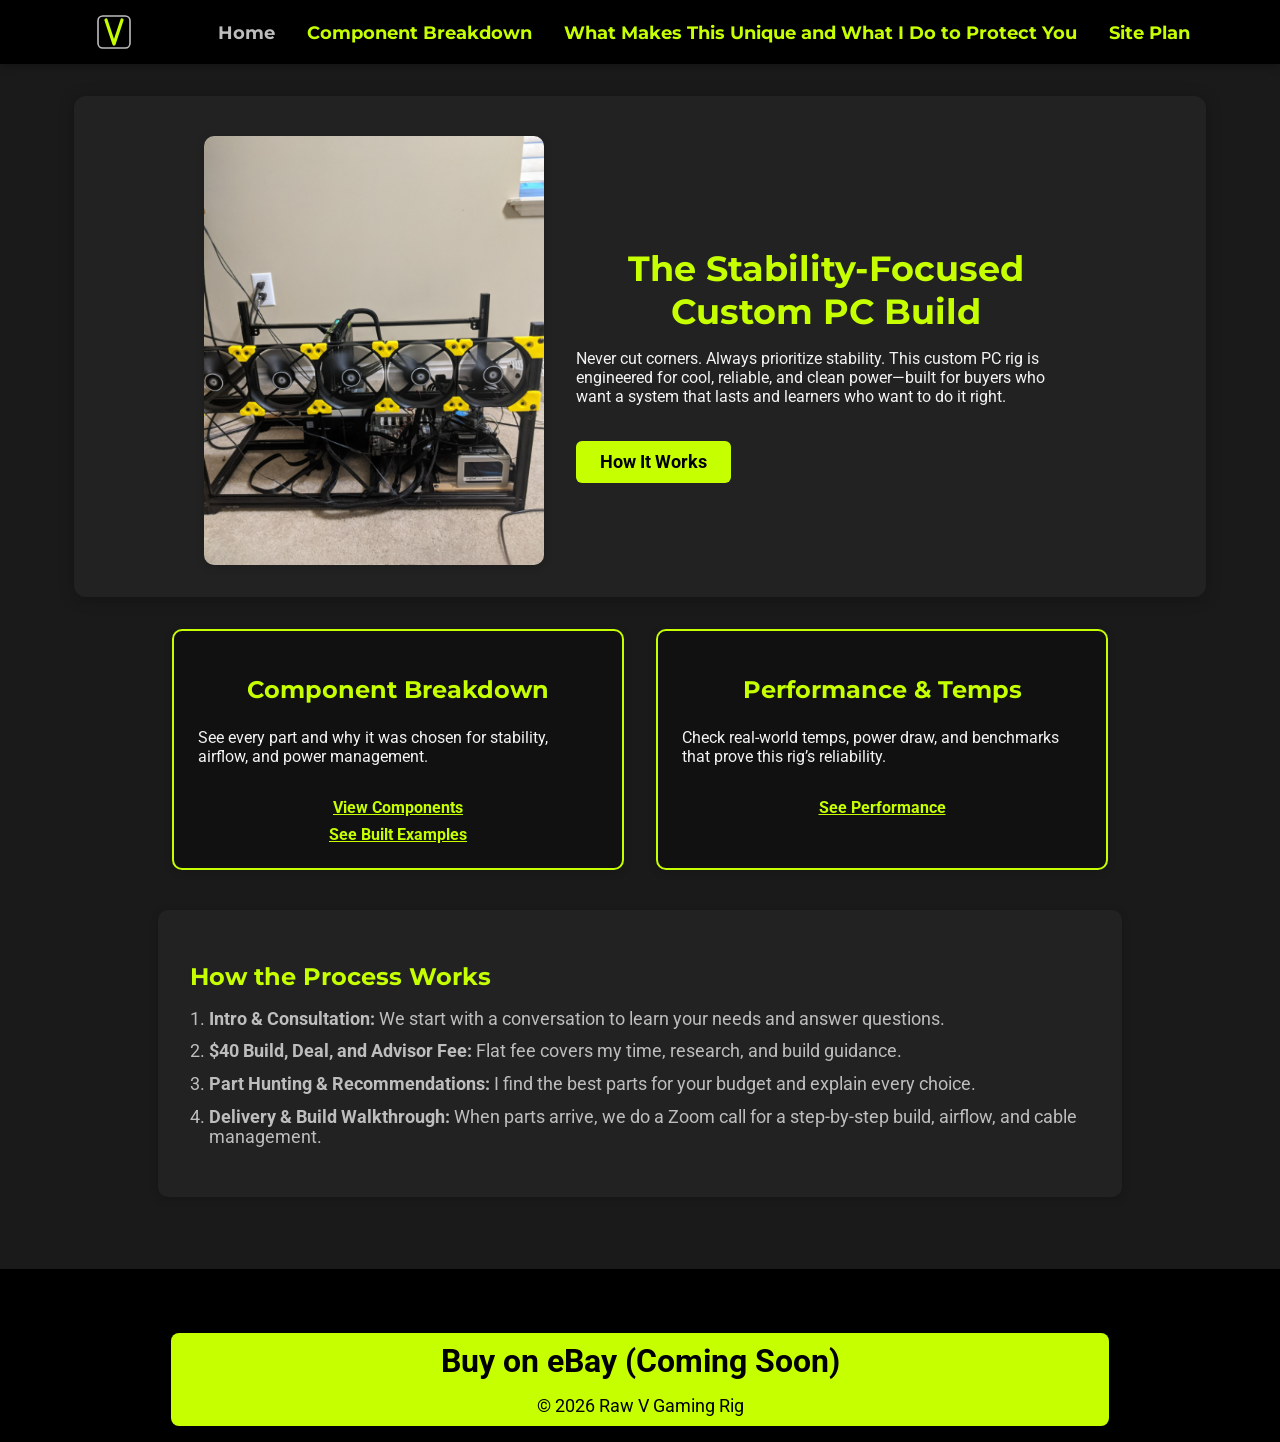
<file: raw-v-gaming-rig/index.html>
<!DOCTYPE html>
<html lang="en">
<head>
    <meta charset="UTF-8">
    <meta name="viewport" content="width=device-width, initial-scale=1.0">
    <title>The Stability‑Focused Custom PC Build</title>
    <link rel="stylesheet" href="styles/style.css">
    <link href="https://fonts.googleapis.com/css?family=Montserrat:700|Roboto:400,700&display=swap" rel="stylesheet">
</head>
<body>
    <header>
        <div class="logo-nav">
            <img src="logo.svg" alt="Raw V Gaming Rig Logo" class="logo">
            <nav>
                <ul>
                    <li><a href="index.html" class="active">Home</a></li>
                    <li><a href="component-breakdown.html">Component Breakdown</a></li>
                    <li><a href="performance-temps.html">What Makes This Unique and What I Do to Protect You</a></li>
                    <li><a href="site-plan.html">Site Plan</a></li>
                </ul>
            </nav>
        </div>
    </header>
    <main>
        <section class="hero">
            <img src="images/rig.jpg" alt="Full Rig Photo" class="hero-img">
            <div class="hero-text">
                <h1>The Stability‑Focused Custom PC Build</h1>
                <p>Never cut corners. Always prioritize stability. This custom PC rig is engineered for cool, reliable, and clean power—built for buyers who want a system that lasts and learners who want to do it right.</p>
                <a href="#process" class="cta">How It Works</a>
            </div>
        </section>
        <section class="features">
            <div class="feature-box">
                <h2>Component Breakdown</h2>
                <p>See every part and why it was chosen for stability, airflow, and power management.</p>
                <a href="component-breakdown.html" class="feature-link">View Components</a>
                <a href="component-breakdown.html#built-examples" class="feature-link" style="margin-top:0.5rem; display:block;">See Built Examples</a>
            </div>
            <div class="feature-box">
                <h2>Performance & Temps</h2>
                <p>Check real-world temps, power draw, and benchmarks that prove this rig’s reliability.</p>
                <a href="performance-temps.html" class="feature-link">See Performance</a>
            </div>
        </section>
        <section class="process" id="process">
            <h2>How the Process Works</h2>
            <ol>
                <li><strong>Intro & Consultation:</strong> We start with a conversation to learn your needs and answer questions.</li>
                <li><strong>$40 Build, Deal, and Advisor Fee:</strong> Flat fee covers my time, research, and build guidance.</li>
                <li><strong>Part Hunting & Recommendations:</strong> I find the best parts for your budget and explain every choice.</li>
                <li><strong>Delivery & Build Walkthrough:</strong> When parts arrive, we do a Zoom call for a step-by-step build, airflow, and cable management.</li>
            </ol>
        </section>
    </main>
    <footer>
        <div class="unique-footer">
            <div class="unique-footer-content">
                <a href="#" class="ebay-link">Buy on eBay (Coming Soon)</a>
                <p>&copy; 2026 Raw V Gaming Rig</p>
            </div>
        </div>
    </footer>
</body>
</html>
</file>
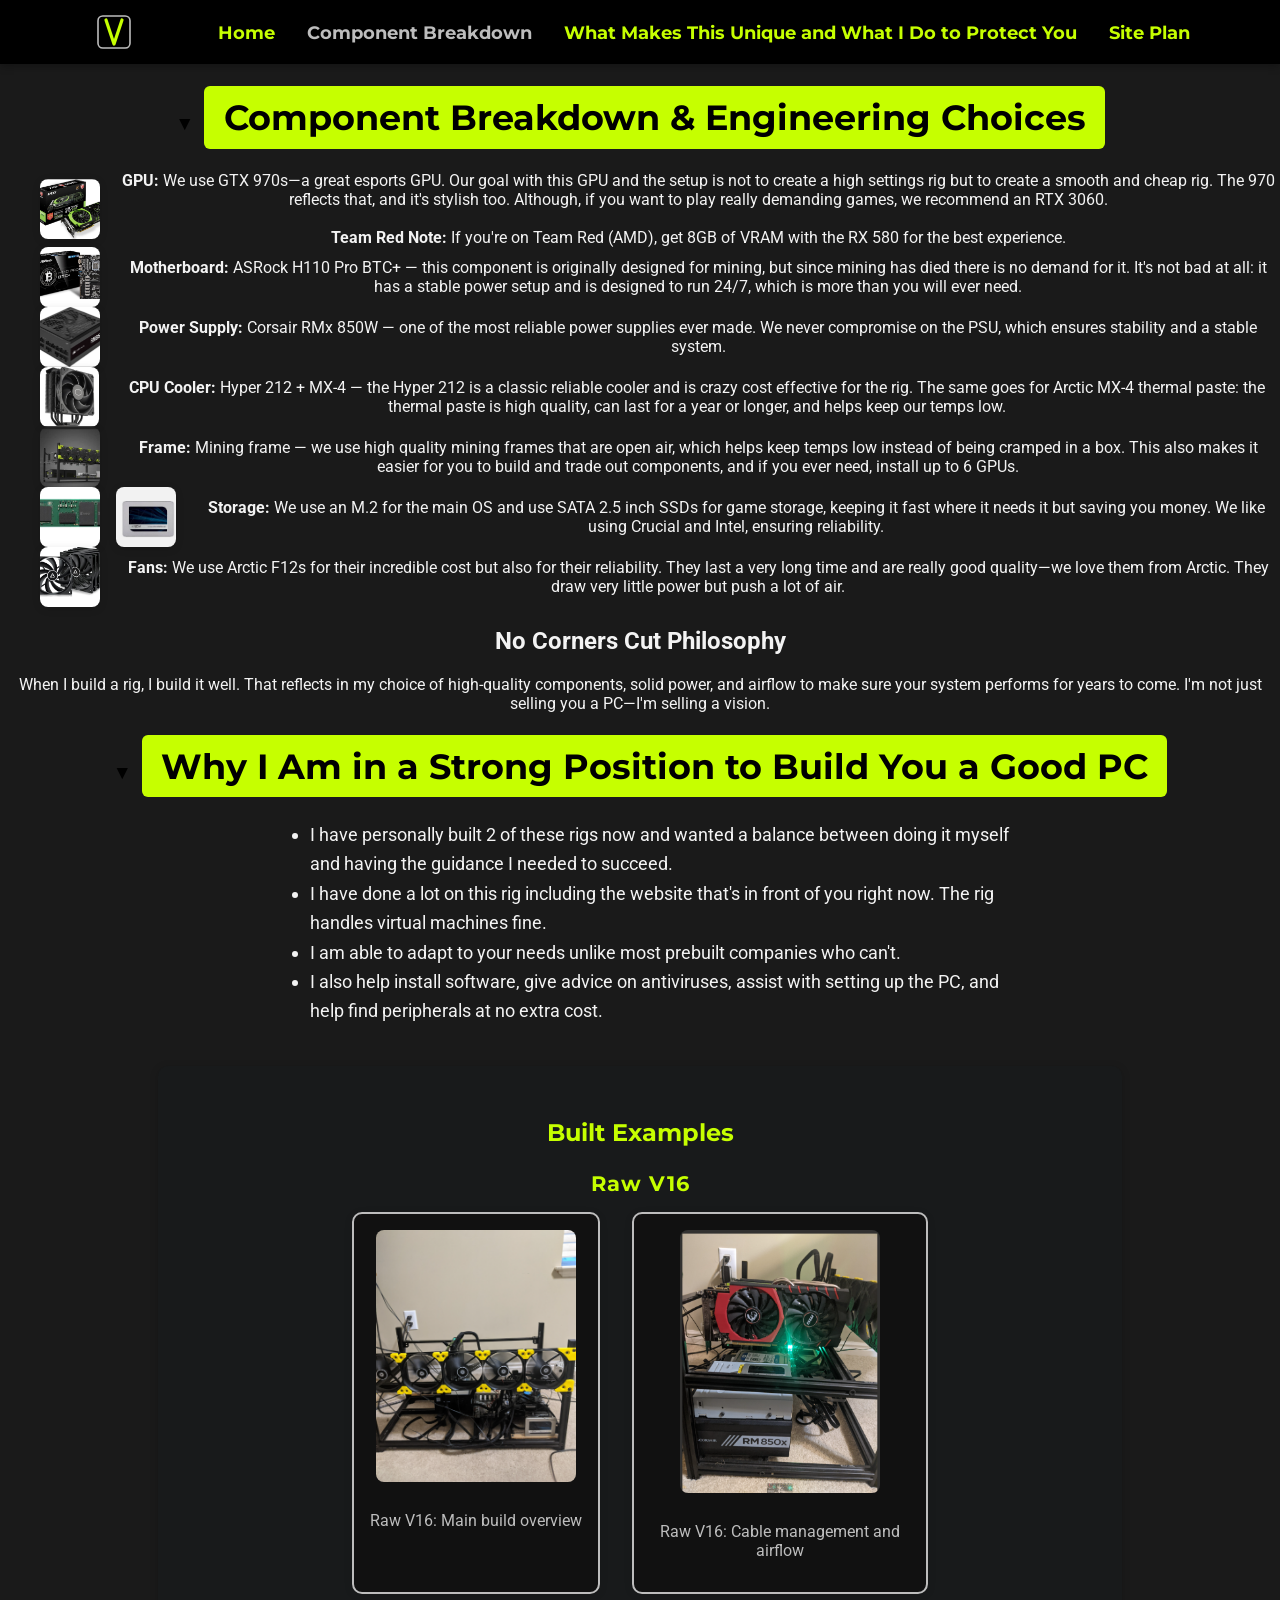
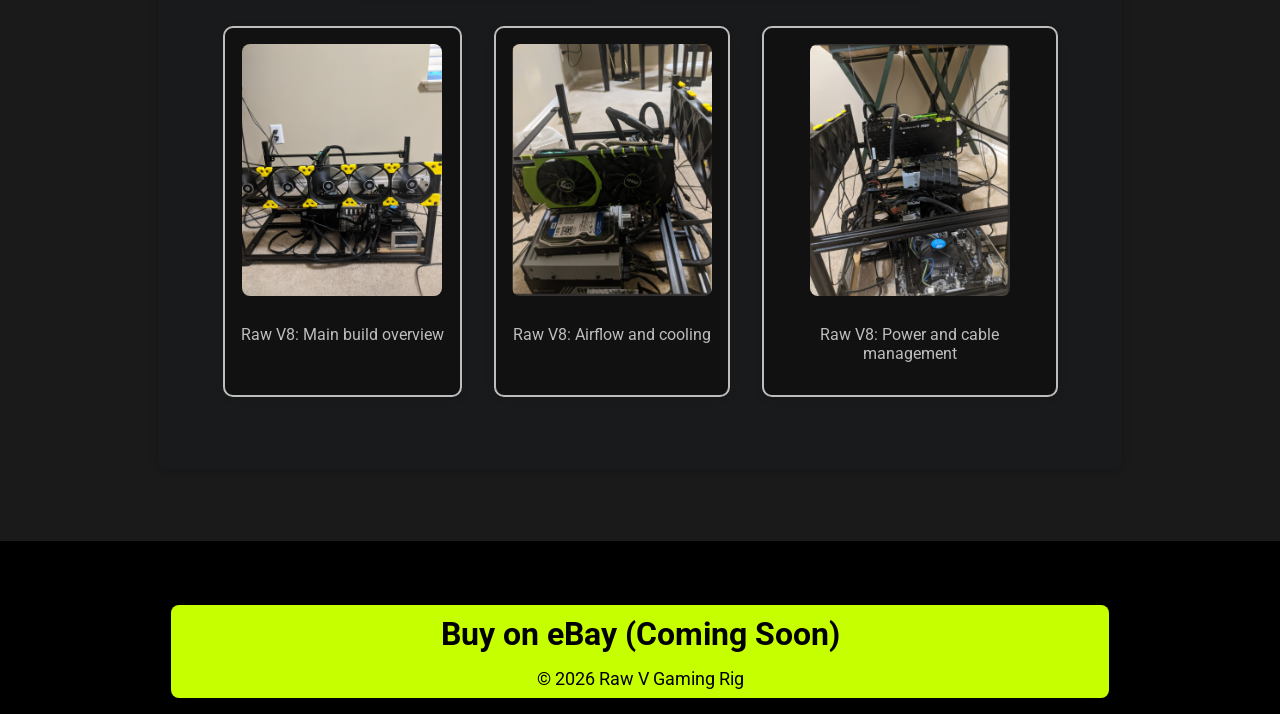
<file: raw-v-gaming-rig/component-breakdown.html>
<!DOCTYPE html>
<html lang="en">
<head>
    <meta charset="UTF-8">
    <meta name="viewport" content="width=device-width, initial-scale=1.0">
    <title>Component Breakdown & Engineering Choices</title>
    <link rel="stylesheet" href="styles/style.css">
    <link href="https://fonts.googleapis.com/css?family=Montserrat:700|Roboto:400,700&display=swap" rel="stylesheet">
    <style>
        .unique-heading {
            text-align: center;
        }
        .unique-heading button {
            background: none;
            border: none;
            cursor: pointer;
            width: 100%;
            text-align: center;
            padding: 0;
        }
        .unique-heading button:hover h1 {
            opacity: 0.8;
        }
        .collapse-icon {
            display: inline-block;
            margin-right: 10px;
            font-size: 1.2rem;
            transition: transform 0.3s ease;
        }
        .collapse-icon.collapsed {
            transform: rotate(-90deg);
        }
    </style>
<body>
    <header>
        <div class="logo-nav">
            <img src="logo.svg" alt="Raw V Gaming Rig Logo" class="logo">
            <nav>
                <ul>
                    <li><a href="index.html">Home</a></li>
                    <li><a href="component-breakdown.html" class="active">Component Breakdown</a></li>
                    <li><a href="performance-temps.html">What Makes This Unique and What I Do to Protect You</a></li>
                    <li><a href="site-plan.html">Site Plan</a></li>
                </ul>
            </nav>
        </div>
    </header>
    <main>
        <div class="unique-heading">
            <button onclick="toggleSection('breakdown-content')"><span class="collapse-icon">▼</span><h1 style="display: inline;">Component Breakdown & Engineering Choices</h1></button>
        </div>
        <section class="main-text" id="breakdown-content">
            <ul class="component-list">
                <li style="display:flex;align-items:center;gap:1rem;">
                    <img src="images/gpu.png" alt="GPU" style="width:60px;height:60px;object-fit:cover;border-radius:8px;background:#222;box-shadow:0 2px 8px rgba(0,0,0,0.12);">
                    <span><strong>GPU:</strong> We use GTX 970s—a great esports GPU. Our goal with this GPU and the setup is not to create a high settings rig but to create a smooth and cheap rig. The 970 reflects that, and it's stylish too. Although, if you want to play really demanding games, we recommend an RTX 3060.<br><br>
                    <strong>Team Red Note:</strong> If you're on Team Red (AMD), get 8GB of VRAM with the RX 580 for the best experience.</span>
                </li>
                <li style="display:flex;align-items:center;gap:1rem;"><img src="images/asrock h110 pro btc+ .jpg" alt="ASRock H110 Pro BTC+" style="width:60px;height:60px;object-fit:cover;border-radius:8px;background:#222;box-shadow:0 2px 8px rgba(0,0,0,0.12);"> <span><strong>Motherboard:</strong> ASRock H110 Pro BTC+ — this component is originally designed for mining, but since mining has died there is no demand for it. It's not bad at all: it has a stable power setup and is designed to run 24/7, which is more than you will ever need.</span></li>
                <li style="display:flex;align-items:center;gap:1rem;"><img src="images/corsair rmx.jpg" alt="Corsair RMx 850W" style="width:60px;height:60px;object-fit:cover;border-radius:8px;background:#222;box-shadow:0 2px 8px rgba(0,0,0,0.12);"> <span><strong>Power Supply:</strong> Corsair RMx 850W — one of the most reliable power supplies ever made. We never compromise on the PSU, which ensures stability and a stable system.</span></li>
                <li style="display:flex;align-items:center;gap:1rem;"><img src="images/cooler master hyper 212.jpg" alt="Cooler Master Hyper 212" style="width:60px;height:60px;object-fit:cover;border-radius:8px;background:#222;box-shadow:0 2px 8px rgba(0,0,0,0.12);"> <span><strong>CPU Cooler:</strong> Hyper 212 + MX-4 — the Hyper 212 is a classic reliable cooler and is crazy cost effective for the rig. The same goes for Arctic MX-4 thermal paste: the thermal paste is high quality, can last for a year or longer, and helps keep our temps low.</span></li>
                <li style="display:flex;align-items:center;gap:1rem;"><img src="images/6gpu mining frame.jpg" alt="6GPU Mining Frame" style="width:60px;height:60px;object-fit:cover;border-radius:8px;background:#222;box-shadow:0 2px 8px rgba(0,0,0,0.12);"> <span><strong>Frame:</strong> Mining frame — we use high quality mining frames that are open air, which helps keep temps low instead of being cramped in a box. This also makes it easier for you to build and trade out components, and if you ever need, install up to 6 GPUs.</span></li>
                                <li style="display:flex;align-items:center;gap:1rem;">
                                    <img src="images/intel m.2.jpg" alt="Intel M.2 SSD" style="width:60px;height:60px;object-fit:cover;border-radius:8px;background:#222;box-shadow:0 2px 8px rgba(0,0,0,0.12);">
                                    <img src="images/crucial ssd.jpg" alt="Crucial SSD" style="width:60px;height:60px;object-fit:cover;border-radius:8px;background:#222;box-shadow:0 2px 8px rgba(0,0,0,0.12);">
                                    <span><strong>Storage:</strong> We use an M.2 for the main OS and use SATA 2.5 inch SSDs for game storage, keeping it fast where it needs it but saving you money. We like using Crucial and Intel, ensuring reliability.</span>
                                </li>
                <li style="display:flex;align-items:center;gap:1rem;"><img src="images/artic f12.jpg" alt="Arctic F12 Fan" style="width:60px;height:60px;object-fit:cover;border-radius:8px;background:#222;box-shadow:0 2px 8px rgba(0,0,0,0.12);"> <span><strong>Fans:</strong> We use Arctic F12s for their incredible cost but also for their reliability. They last a very long time and are really good quality—we love them from Arctic. They draw very little power but push a lot of air.</span></li>
            </ul>
            <h2>No Corners Cut Philosophy</h2>
            <p>When I build a rig, I build it well. That reflects in my choice of high-quality components, solid power, and airflow to make sure your system performs for years to come. I'm not just selling you a PC—I'm selling a vision.</p>
        </section>
        <div class="unique-heading">
            <button onclick="toggleSection('position-content')"><span class="collapse-icon">▼</span><h1 style="display: inline;">Why I Am in a Strong Position to Build You a Good PC</h1></button>
        </div>
                <section class="main-text" id="position-content">
                    <ul style="max-width:700px;margin:1.5rem auto 2.5rem auto;text-align:left;font-size:1.15rem;line-height:1.6;">
                        <li>I have personally built 2 of these rigs now and wanted a balance between doing it myself and having the guidance I needed to succeed.</li>
                        <li>I have done a lot on this rig including the website that's in front of you right now. The rig handles virtual machines fine.</li>
                        <li>I am able to adapt to your needs unlike most prebuilt companies who can't.</li>
                        <li>I also help install software, give advice on antiviruses, assist with setting up the PC, and help find peripherals at no extra cost.</li>
                    </ul>
                </section>
        </section>

        <section class="built-examples">
            <h2>Built Examples</h2>
            <div class="example-set">
                <h3>Raw V16</h3>
                <div class="examples-gallery">
                    <div class="example">
                        <img src="images/rig.jpg" alt="Raw V16 Example 1">
                        <p>Raw V16: Main build overview</p>
                    </div>
                    <div class="example">
                        <img src="images/raw v16 2.PNG" alt="Raw V16 Example 2">
                        <p>Raw V16: Cable management and airflow</p>
                    </div>
                <div class="examples-gallery">
                    <div class="example">
                        <img src="images/rig.jpg" alt="Raw V8 Example 1">
                        <p>Raw V8: Main build overview</p>
                    </div>
                    <div class="example">
                        <img src="images/gpu for raw v8.PNG" alt="Raw V8 Example 2">
                        <p>Raw V8: Airflow and cooling</p>
                    </div>
                    <div class="example">
                        <img src="images/third raw v8.PNG" alt="Raw V8 Example 3">
                        <p>Raw V8: Power and cable management</p>
                    </div>
                </div>
            </div>
        </section>
    </main>
    <footer>
        <div class="unique-footer">
            <div class="unique-footer-content">
                <a href="#" class="ebay-link">Buy on eBay (Coming Soon)</a>
                <p>&copy; 2026 Raw V Gaming Rig</p>
            </div>
        </div>
    </footer>
    <script>
        function toggleSection(id) {
            const section = document.getElementById(id);
            const button = section.previousElementSibling.querySelector('button');
            const icon = button.querySelector('.collapse-icon');
            
            section.style.display = section.style.display === 'none' ? 'block' : 'none';
            icon.classList.toggle('collapsed');
        }
    </script>
</body>
</html>
</file>
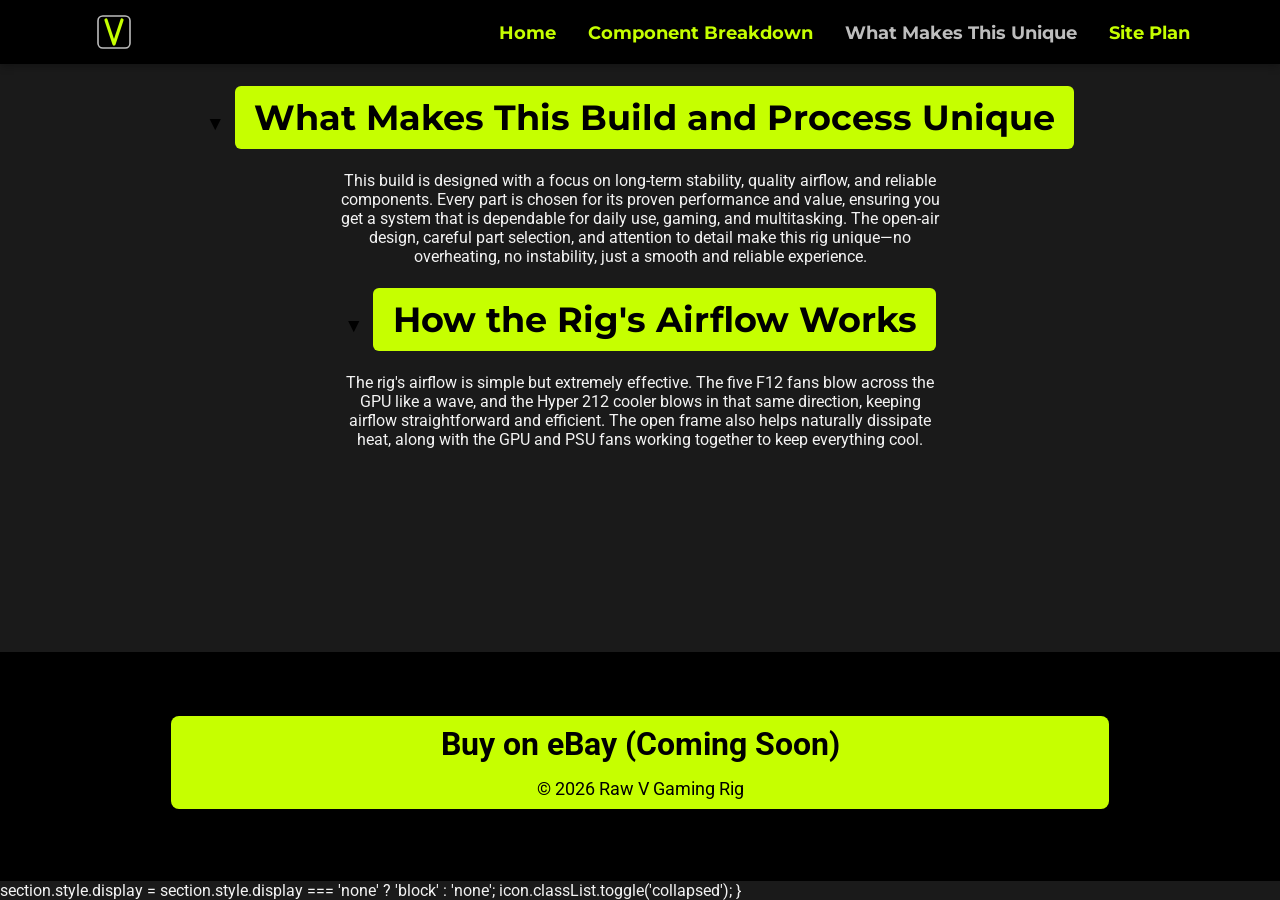
<file: raw-v-gaming-rig/performance-temps.html>
<!DOCTYPE html>
<html lang="en">
<head>
    <meta charset="UTF-8">
    <meta name="viewport" content="width=device-width, initial-scale=1.0">
    <title>What Makes This Build and Process Unique</title>
    <link rel="stylesheet" href="styles/style.css">
    <link href="https://fonts.googleapis.com/css?family=Montserrat:700|Roboto:400,700&display=swap" rel="stylesheet">
    <style>
        .unique-heading {
            text-align: center;
        }
        .unique-heading button {
            background: none;
            border: none;
            cursor: pointer;
            width: 100%;
            text-align: center;
            padding: 0;
        }
        .unique-heading button:hover h1 {
            opacity: 0.8;
        }
        .collapse-icon {
            display: inline-block;
            margin-right: 10px;
            font-size: 1.2rem;
            transition: transform 0.3s ease;
        }
        .collapse-icon.collapsed {
            transform: rotate(-90deg);
        }
    </style>
<body>
    <header>
        <div class="logo-nav">
            <img src="logo.svg" alt="Raw V Gaming Rig Logo" class="logo">
            <nav>
                <ul>
                    <li><a href="index.html">Home</a></li>
                    <li><a href="component-breakdown.html">Component Breakdown</a></li>
                    <li><a href="performance-temps.html" class="active">What Makes This Unique</a></li>
                    <li><a href="site-plan.html">Site Plan</a></li>
                </ul>
            </nav>
        </div>
    </header>
    <main>
        <div class="unique-heading">
            <button onclick="toggleSection('unique-content')"><span class="collapse-icon">▼</span><h1 style="display: inline;">What Makes This Build and Process Unique</h1></button>
        </div>
        <section class="main-text" id="unique-content">
            <p style="text-align: center; max-width: 600px; margin: 1.5rem auto;">This build is designed with a focus on long-term stability, quality airflow, and reliable components. Every part is chosen for its proven performance and value, ensuring you get a system that is dependable for daily use, gaming, and multitasking. The open-air design, careful part selection, and attention to detail make this rig unique—no overheating, no instability, just a smooth and reliable experience.</p>
        </section>

        <div class="unique-heading">
            <button onclick="toggleSection('airflow-content')"><span class="collapse-icon">▼</span><h1 style="display: inline;">How the Rig's Airflow Works</h1></button>
        </div>
            <section class="main-text" id="airflow-content">
                <p style="text-align: center; max-width: 600px; margin: 1.5rem auto;">The rig's airflow is simple but extremely effective. The five F12 fans blow across the GPU like a wave, and the Hyper 212 cooler blows in that same direction, keeping airflow straightforward and efficient. The open frame also helps naturally dissipate heat, along with the GPU and PSU fans working together to keep everything cool.</p>
            </section>
    </main>
    <footer>
        <div class="unique-footer" style="margin-bottom: 3.5rem;">
            <div class="unique-footer-content">
                <a href="#" class="ebay-link">Buy on eBay (Coming Soon)</a>
                <p>&copy; 2026 Raw V Gaming Rig</p>
            </div>
        </div>
    </footer>
    <script>
        function toggleSection(id) {
            const section = document.getElementById(id);
            const button = section.previousElementSibling.querySelector('button');
            const icon = button.querySelector('.collapse-icon');
            
            section.style.display = section.style.display === 'none' ? 'block' : 'none';
            icon.classList.toggle('collapsed');
        }
    </script>
            
            section.style.display = section.style.display === 'none' ? 'block' : 'none';
            icon.classList.toggle('collapsed');
        }
    </script>
</body>
</html>
</file>
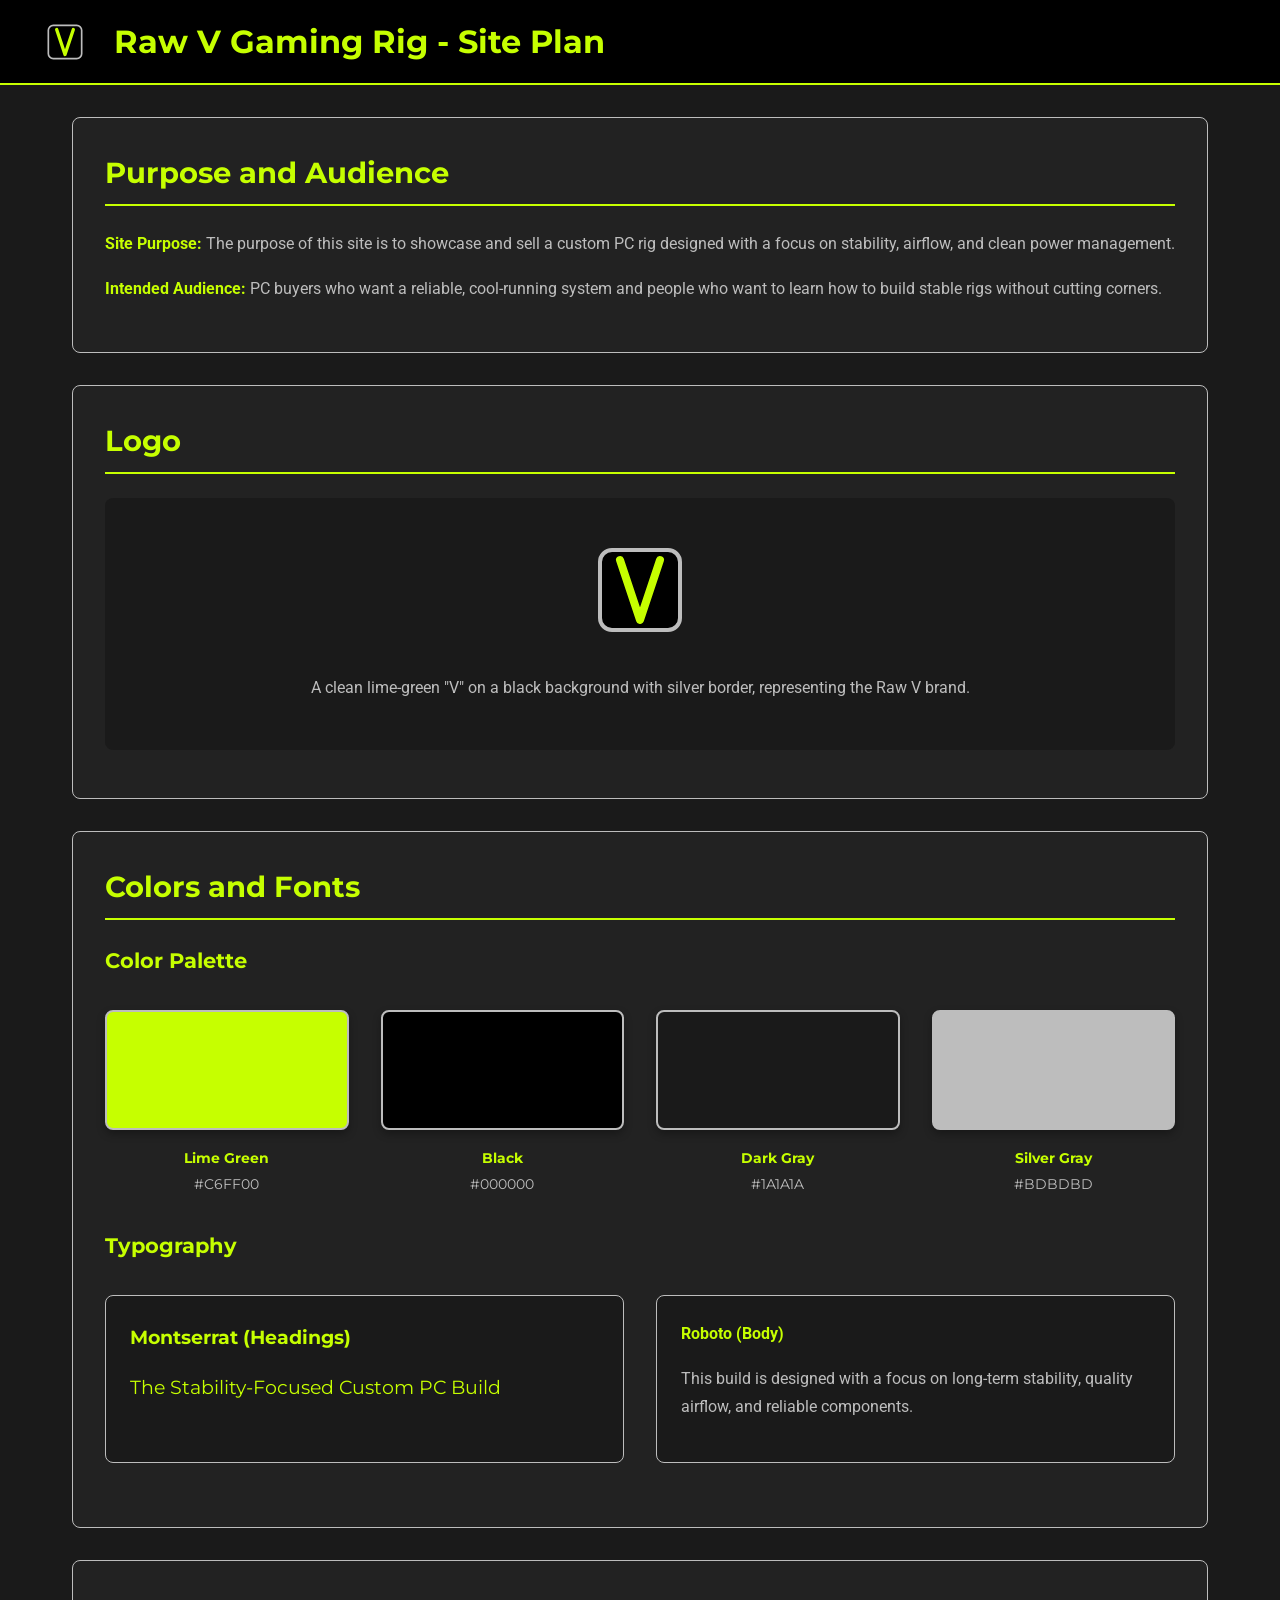
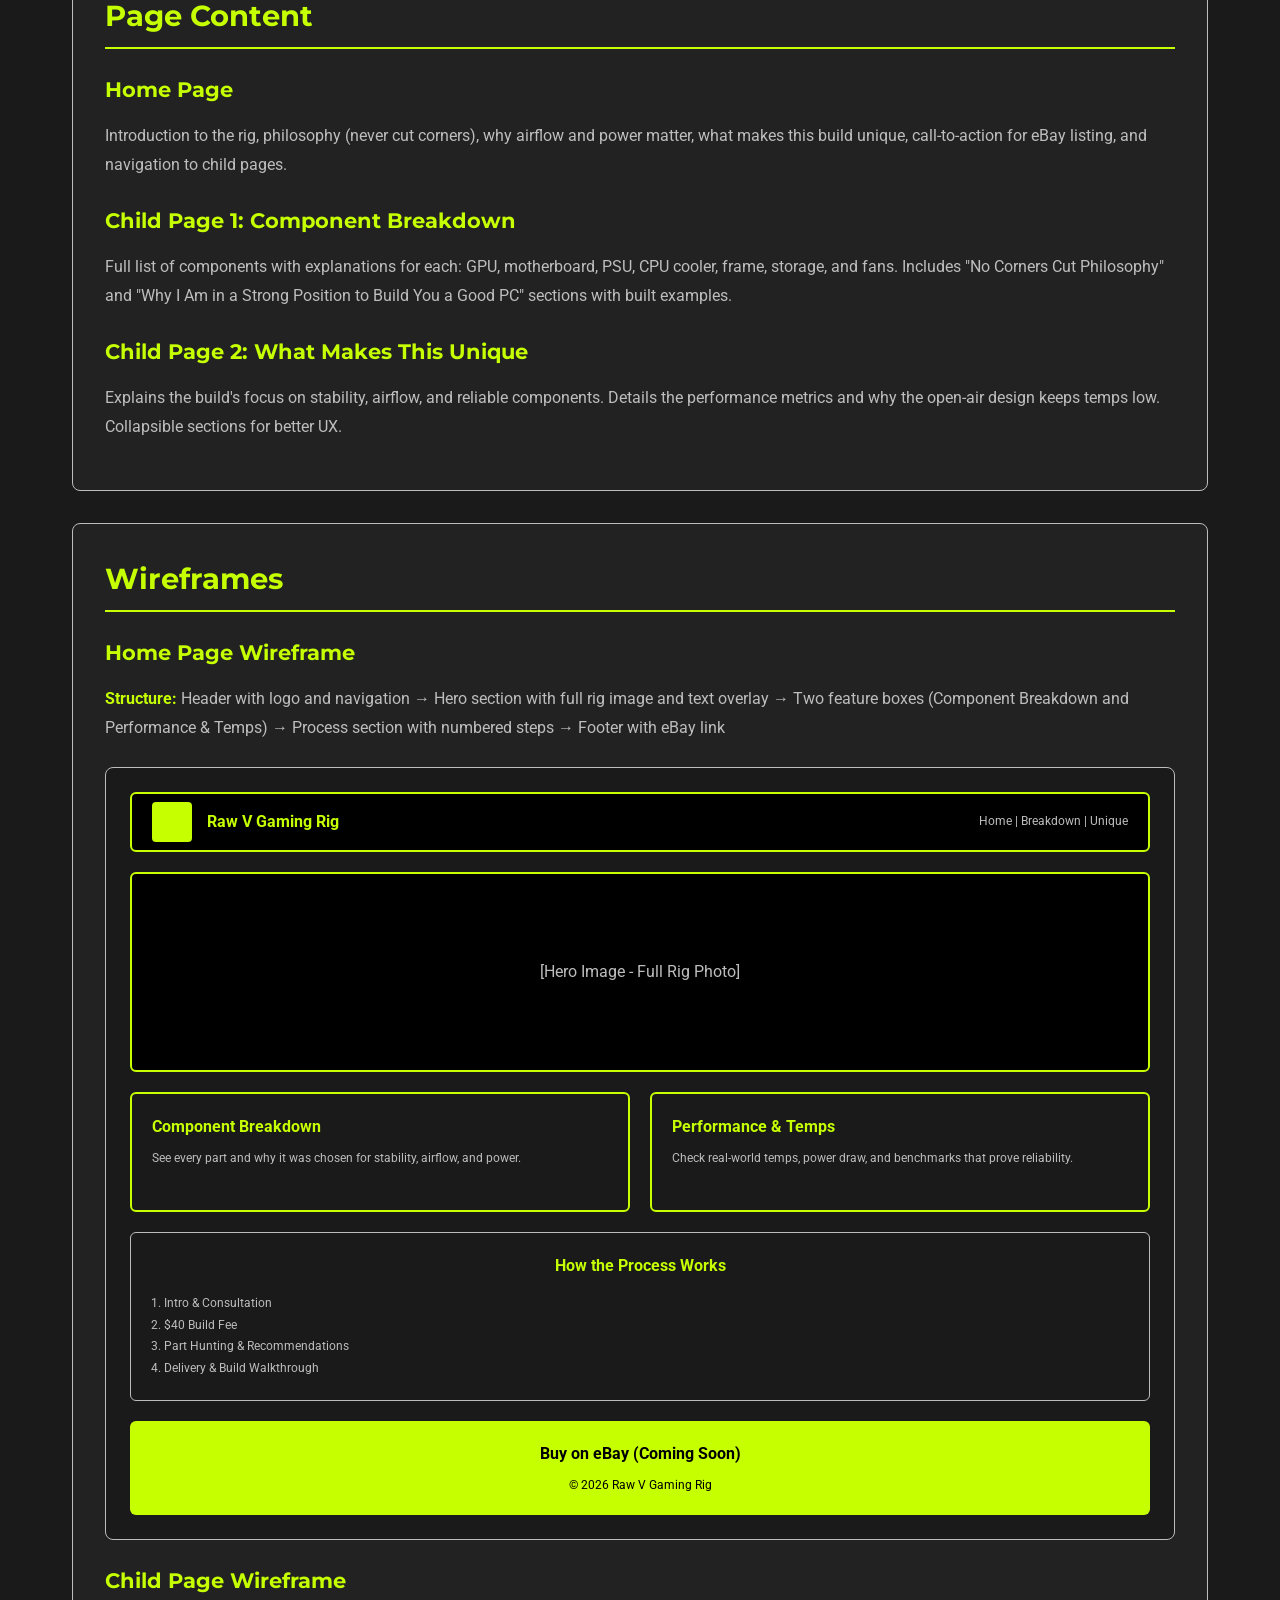
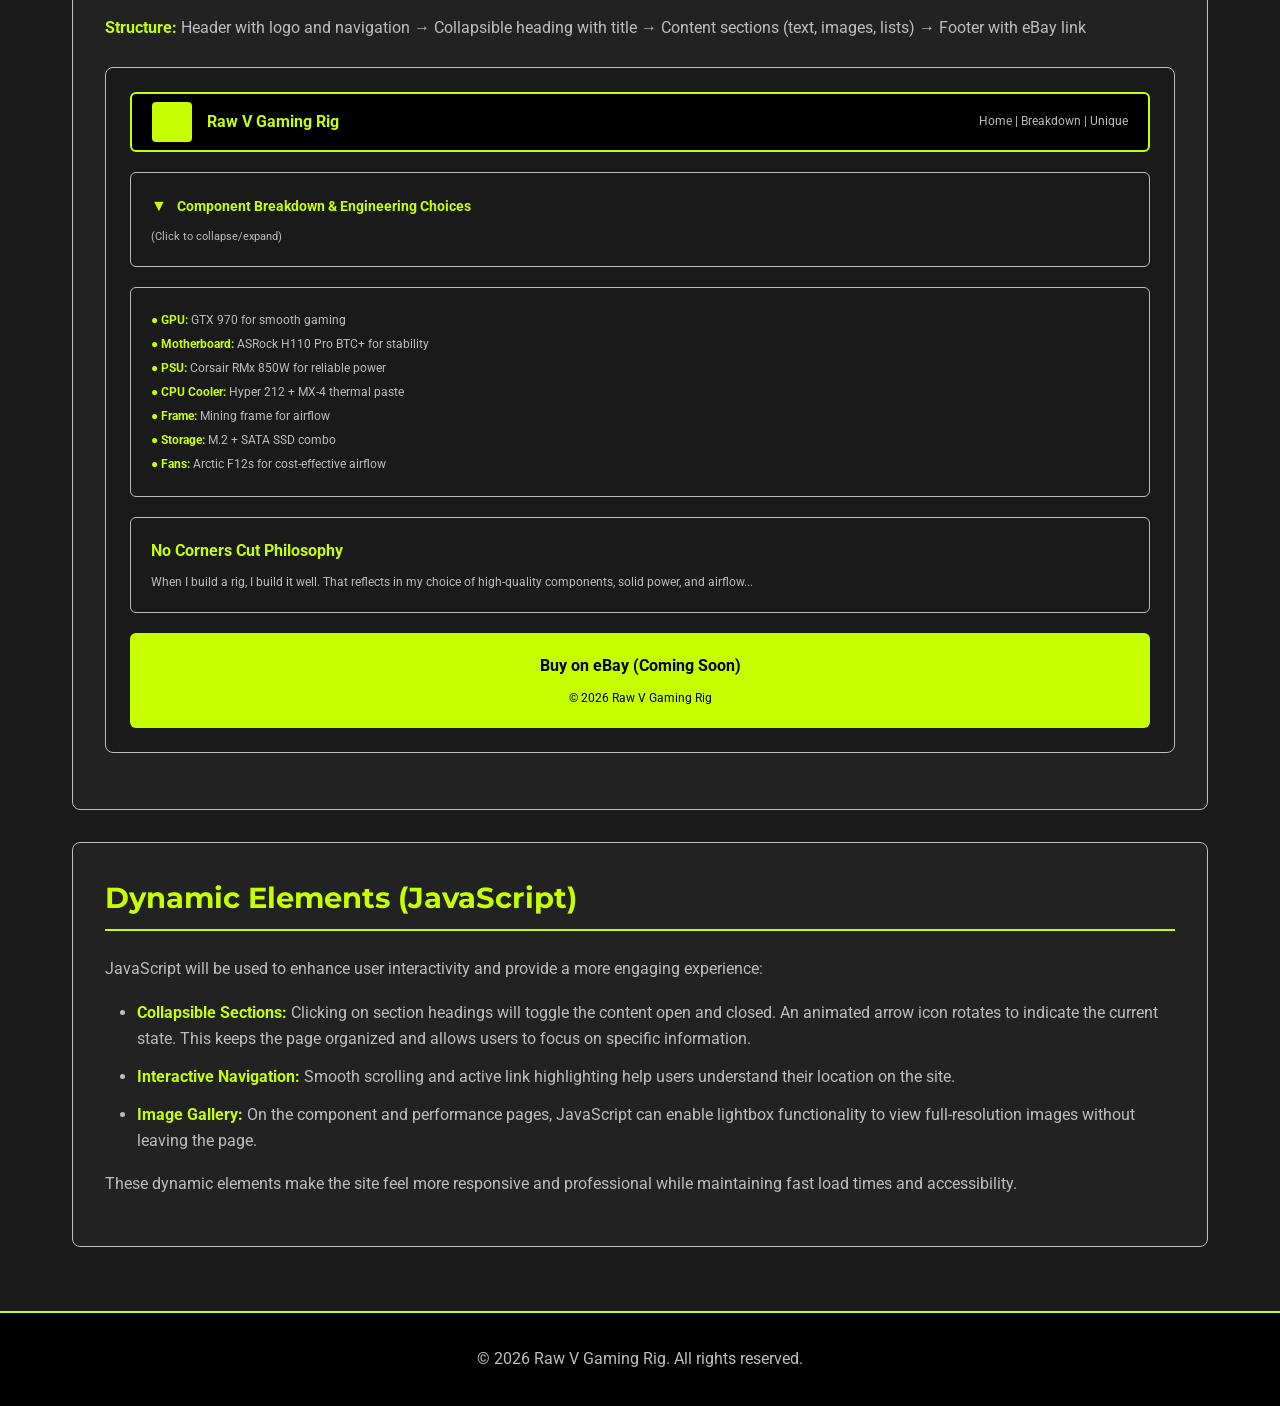
<file: raw-v-gaming-rig/site-plan.html>
<!DOCTYPE html>
<html lang="en">
<head>
    <meta charset="UTF-8">
    <meta name="viewport" content="width=device-width, initial-scale=1.0">
    <title>Raw V Gaming Rig - Site Plan</title>
    <link rel="stylesheet" href="site-plan.css">
    <link href="https://fonts.googleapis.com/css?family=Montserrat:700|Roboto:400,700&display=swap" rel="stylesheet">
</head>
<body>
    <header>
        <div class="logo-nav">
            <img src="logo.svg" alt="Raw V Gaming Rig Logo" class="logo">
            <h1>Raw V Gaming Rig - Site Plan</h1>
        </div>
    </header>
    
    <main>
        <!-- Purpose and Audience -->
        <section class="plan-section">
            <h2>Purpose and Audience</h2>
            <p><strong>Site Purpose:</strong> The purpose of this site is to showcase and sell a custom PC rig designed with a focus on stability, airflow, and clean power management.</p>
            <p><strong>Intended Audience:</strong> PC buyers who want a reliable, cool-running system and people who want to learn how to build stable rigs without cutting corners.</p>
        </section>

        <!-- Logo -->
        <section class="plan-section">
            <h2>Logo</h2>
            <div class="logo-display">
                <img src="logo.svg" alt="Raw V Logo" class="large-logo">
                <p>A clean lime-green "V" on a black background with silver border, representing the Raw V brand.</p>
            </div>
        </section>

        <!-- Colors and Fonts -->
        <section class="plan-section">
            <h2>Colors and Fonts</h2>
            
            <h3>Color Palette</h3>
            <div class="colors-grid">
                <div class="color-swatch">
                    <div class="swatch" style="background-color: #C6FF00;"></div>
                    <p><strong>Lime Green</strong><br>#C6FF00</p>
                </div>
                <div class="color-swatch">
                    <div class="swatch" style="background-color: #000000;"></div>
                    <p><strong>Black</strong><br>#000000</p>
                </div>
                <div class="color-swatch">
                    <div class="swatch" style="background-color: #1A1A1A;"></div>
                    <p><strong>Dark Gray</strong><br>#1A1A1A</p>
                </div>
                <div class="color-swatch">
                    <div class="swatch" style="background-color: #BDBDBD;"></div>
                    <p><strong>Silver Gray</strong><br>#BDBDBD</p>
                </div>
            </div>

            <h3>Typography</h3>
            <div class="fonts-display">
                <div class="font-example">
                    <p class="font-montserrat"><strong>Montserrat (Headings)</strong></p>
                    <p class="font-montserrat">The Stability-Focused Custom PC Build</p>
                </div>
                <div class="font-example">
                    <p class="font-roboto"><strong>Roboto (Body)</strong></p>
                    <p class="font-roboto">This build is designed with a focus on long-term stability, quality airflow, and reliable components.</p>
                </div>
            </div>
        </section>

        <!-- Page Content -->
        <section class="plan-section">
            <h2>Page Content</h2>
            <h3>Home Page</h3>
            <p>Introduction to the rig, philosophy (never cut corners), why airflow and power matter, what makes this build unique, call-to-action for eBay listing, and navigation to child pages.</p>
            
            <h3>Child Page 1: Component Breakdown</h3>
            <p>Full list of components with explanations for each: GPU, motherboard, PSU, CPU cooler, frame, storage, and fans. Includes "No Corners Cut Philosophy" and "Why I Am in a Strong Position to Build You a Good PC" sections with built examples.</p>
            
            <h3>Child Page 2: What Makes This Unique</h3>
            <p>Explains the build's focus on stability, airflow, and reliable components. Details the performance metrics and why the open-air design keeps temps low. Collapsible sections for better UX.</p>
        </section>

        <!-- Wireframes -->
        <section class="plan-section">
            <h2>Wireframes</h2>
            
            <h3>Home Page Wireframe</h3>
            <p><strong>Structure:</strong> Header with logo and navigation → Hero section with full rig image and text overlay → Two feature boxes (Component Breakdown and Performance & Temps) → Process section with numbered steps → Footer with eBay link</p>
            <div class="wireframe-box">
                <div class="wireframe-section" style="background: #000; height: 60px; margin-bottom: 20px; display: flex; align-items: center; border: 2px solid #C6FF00; padding: 0 20px;">
                    <div style="width: 40px; height: 40px; background: #C6FF00; margin-right: 15px; border-radius: 4px;"></div>
                    <span style="color: #C6FF00; font-weight: bold;">Raw V Gaming Rig</span>
                    <span style="margin-left: auto; color: #BDBDBD; font-size: 12px;">Home | Breakdown | Unique</span>
                </div>

                <div class="wireframe-section" style="background: #000; height: 200px; margin-bottom: 20px; border: 2px solid #C6FF00; display: flex; align-items: center; justify-content: center; color: #BDBDBD;">
                    [Hero Image - Full Rig Photo]
                </div>

                <div style="display: grid; grid-template-columns: 1fr 1fr; gap: 20px; margin-bottom: 20px;">
                    <div class="wireframe-section" style="border: 2px solid #C6FF00; padding: 20px; min-height: 120px;">
                        <div style="color: #C6FF00; font-weight: bold; margin-bottom: 10px;">Component Breakdown</div>
                        <div style="color: #BDBDBD; font-size: 12px;">See every part and why it was chosen for stability, airflow, and power.</div>
                    </div>
                    <div class="wireframe-section" style="border: 2px solid #C6FF00; padding: 20px; min-height: 120px;">
                        <div style="color: #C6FF00; font-weight: bold; margin-bottom: 10px;">Performance & Temps</div>
                        <div style="color: #BDBDBD; font-size: 12px;">Check real-world temps, power draw, and benchmarks that prove reliability.</div>
                    </div>
                </div>

                <div class="wireframe-section" style="border: 1px solid #BDBDBD; padding: 20px;">
                    <div style="color: #C6FF00; font-weight: bold; margin-bottom: 15px; text-align: center;">How the Process Works</div>
                    <div style="color: #BDBDBD; font-size: 12px; line-height: 1.8;">
                        1. Intro & Consultation<br>
                        2. $40 Build Fee<br>
                        3. Part Hunting & Recommendations<br>
                        4. Delivery & Build Walkthrough
                    </div>
                </div>

                <div class="wireframe-section" style="background: #C6FF00; color: #000; padding: 20px; margin-top: 20px; text-align: center; border-radius: 6px;">
                    <div style="font-weight: bold; margin-bottom: 10px;">Buy on eBay (Coming Soon)</div>
                    <div style="font-size: 12px;">© 2026 Raw V Gaming Rig</div>
                </div>
            </div>

            <h3>Child Page Wireframe</h3>
            <p><strong>Structure:</strong> Header with logo and navigation → Collapsible heading with title → Content sections (text, images, lists) → Footer with eBay link</p>
            <div class="wireframe-box">
                <div class="wireframe-section" style="background: #000; height: 60px; margin-bottom: 20px; display: flex; align-items: center; border: 2px solid #C6FF00; padding: 0 20px;">
                    <div style="width: 40px; height: 40px; background: #C6FF00; margin-right: 15px; border-radius: 4px;"></div>
                    <span style="color: #C6FF00; font-weight: bold;">Raw V Gaming Rig</span>
                    <span style="margin-left: auto; color: #BDBDBD; font-size: 12px;">Home | Breakdown | Unique</span>
                </div>

                <div class="wireframe-section" style="border: 1px solid #BDBDBD; padding: 20px; margin-bottom: 20px;">
                    <div style="color: #C6FF00; font-weight: bold; font-size: 14px; margin-bottom: 10px;">
                        <span style="font-size: 16px; margin-right: 10px;">▼</span>Component Breakdown & Engineering Choices
                    </div>
                    <div style="color: #BDBDBD; font-size: 11px;">(Click to collapse/expand)</div>
                </div>

                <div class="wireframe-section" style="border: 1px solid #BDBDBD; padding: 20px; margin-bottom: 20px;">
                    <div style="color: #BDBDBD; font-size: 12px; line-height: 2;">
                        <div><span style="color: #C6FF00;">●</span> <strong>GPU:</strong> GTX 970 for smooth gaming</div>
                        <div><span style="color: #C6FF00;">●</span> <strong>Motherboard:</strong> ASRock H110 Pro BTC+ for stability</div>
                        <div><span style="color: #C6FF00;">●</span> <strong>PSU:</strong> Corsair RMx 850W for reliable power</div>
                        <div><span style="color: #C6FF00;">●</span> <strong>CPU Cooler:</strong> Hyper 212 + MX-4 thermal paste</div>
                        <div><span style="color: #C6FF00;">●</span> <strong>Frame:</strong> Mining frame for airflow</div>
                        <div><span style="color: #C6FF00;">●</span> <strong>Storage:</strong> M.2 + SATA SSD combo</div>
                        <div><span style="color: #C6FF00;">●</span> <strong>Fans:</strong> Arctic F12s for cost-effective airflow</div>
                    </div>
                </div>

                <div class="wireframe-section" style="border: 1px solid #BDBDBD; padding: 20px; margin-bottom: 20px;">
                    <div style="color: #C6FF00; font-weight: bold; margin-bottom: 10px;">No Corners Cut Philosophy</div>
                    <div style="color: #BDBDBD; font-size: 12px;">When I build a rig, I build it well. That reflects in my choice of high-quality components, solid power, and airflow...</div>
                </div>

                <div class="wireframe-section" style="background: #C6FF00; color: #000; padding: 20px; text-align: center; border-radius: 6px;">
                    <div style="font-weight: bold; margin-bottom: 10px;">Buy on eBay (Coming Soon)</div>
                    <div style="font-size: 12px;">© 2026 Raw V Gaming Rig</div>
                </div>
            </div>
        </section>

        <!-- Dynamic Elements -->
        <section class="plan-section">
            <h2>Dynamic Elements (JavaScript)</h2>
            <p>JavaScript will be used to enhance user interactivity and provide a more engaging experience:</p>
            <ul>
                <li><strong>Collapsible Sections:</strong> Clicking on section headings will toggle the content open and closed. An animated arrow icon rotates to indicate the current state. This keeps the page organized and allows users to focus on specific information.</li>
                <li><strong>Interactive Navigation:</strong> Smooth scrolling and active link highlighting help users understand their location on the site.</li>
                <li><strong>Image Gallery:</strong> On the component and performance pages, JavaScript can enable lightbox functionality to view full-resolution images without leaving the page.</li>
            </ul>
            <p>These dynamic elements make the site feel more responsive and professional while maintaining fast load times and accessibility.</p>
        </section>
    </main>

    <footer>
        <p>&copy; 2026 Raw V Gaming Rig. All rights reserved.</p>
    </footer>
</body>
</html>
</file>
<file: raw-v-gaming-rig/styles/style.css>
.unique-footer {
    display: flex;
    justify-content: center;
    align-items: center;
    width: 100%;
    margin-top: 2rem;
    margin-bottom: 0;
}
.unique-footer-content {
    background: #C6FF00;
    color: #000;
    border-radius: 8px;
    padding: 0.6rem 1.2rem;
    width: 90vw;
    max-width: 900px;
    display: flex;
    flex-direction: column;
    align-items: center;
}
.unique-footer .ebay-link {
    background: transparent;
    color: #000;
    font-weight: bold;
    font-size: 2rem;
    padding: 0;
    border-radius: 0;
    margin-bottom: 0.5rem;
    text-decoration: none;
    transition: color 0.2s;
    display: block;
}
.unique-footer p {
    color: #000;
    margin: 0.5rem 0 0 0;
    font-size: 1.1rem;
}
html, body {
    height: 100%;
}
body {
    min-height: 100vh;
    display: flex;
    flex-direction: column;
}
main {
    flex: 1;
}
.unique-heading {
    display: flex;
    justify-content: center;
    margin-top: 2rem;
    margin-bottom: 2rem;
}
.unique-heading h1 {
    background: #C6FF00;
    color: #000;
    font-weight: bold;
    padding: 0.6rem 1.2rem;
    border-radius: 6px;
    margin: 0;
    text-align: center;
    font-size: 2.2rem;
    font-family: 'Montserrat', Arial, sans-serif;
}
main h1 {
    text-align: center;
}
/* Center main text for unique build page */
.main-text {
    text-align: center;
    margin: 0 auto;
}
/* Empty image boxes for layout balance */
.image-box {
    width: 220px;
    height: 160px;
    background: #222;
    border-radius: 8px;
    margin: 0 0.5rem;
    box-shadow: 0 2px 8px rgba(0,0,0,0.12);
    display: flex;
    align-items: center;
    justify-content: center;
}
/* Example Set Titles */
.example-set {
    margin-bottom: 2.5rem;
}
.example-set h3 {
    color: #C6FF00;
    font-family: 'Montserrat', Arial, sans-serif;
    margin-bottom: 1rem;
    text-align: center;
    font-size: 1.3rem;
    letter-spacing: 1px;
}
/* Built Examples Section */
.built-examples {
    background: #181a1b;
    border-radius: 10px;
    max-width: 900px;
    margin: 2.5rem auto;
    padding: 2rem;
    box-shadow: 0 2px 8px rgba(0,0,0,0.18);
}
.built-examples h2 {
    color: #C6FF00;
    font-family: 'Montserrat', Arial, sans-serif;
    margin-bottom: 1.5rem;
    text-align: center;
}
.examples-gallery {
    display: flex;
    flex-wrap: wrap;
    gap: 2rem;
    justify-content: center;
}
.example {
    background: #111;
    border: 2px solid #BDBDBD;
    border-radius: 10px;
    padding: 1rem;
    max-width: 260px;
    min-width: 180px;
    box-shadow: 0 2px 8px rgba(0,0,0,0.10);
    display: flex;
    flex-direction: column;
    align-items: center;
}
.example img {
    width: 100%;
    max-width: 200px;
    border-radius: 8px;
    margin-bottom: 0.8rem;
    background: #222;
}
.example p {
    color: #BDBDBD;
    font-size: 1rem;
    text-align: center;
}
@media (max-width: 900px) {
    .examples-gallery {
        flex-direction: column;
        align-items: center;
    }
}
body {
    font-family: 'Roboto', 'Open Sans', Arial, sans-serif;
    background: #1A1A1A;
    color: #f3f3f3;
    margin: 0;
    padding: 0;
}

header {
    background: #000;
    padding: 0.5rem 0 0.5rem 0;
    box-shadow: 0 2px 8px rgba(0,0,0,0.3);
}
.logo-nav {
    display: flex;
    align-items: center;
    justify-content: space-between;
    max-width: 1100px;
    margin: 0 auto;
    padding: 0 2rem;
}
.logo {
    height: 48px;
    width: 48px;
    margin-right: 1.5rem;
}
nav ul {
    list-style: none;
    display: flex;
    gap: 2rem;
    margin: 0;
    padding: 0;
}
nav a {
    color: #C6FF00;
    text-decoration: none;
    font-family: 'Montserrat', Arial, sans-serif;
    font-weight: 700;
    font-size: 1.1rem;
    transition: color 0.2s;
}
nav a.active, nav a:hover {
    color: #BDBDBD;
}

.hero {
    display: flex;
    flex-wrap: wrap;
    align-items: center;
    justify-content: center;
    background: #222;
    padding: 2.5rem 1rem 2rem 1rem;
    border-radius: 12px;
    margin: 2rem auto 1.5rem auto;
    max-width: 1100px;
    box-shadow: 0 2px 16px rgba(0,0,0,0.25);
}
.hero-img {
    width: 340px;
    height: auto;
    border-radius: 10px;
    margin-right: 2rem;
    box-shadow: 0 2px 8px rgba(0,0,0,0.18);
    background: #111;
}
.hero-text {
    max-width: 500px;
}
.hero-text h1 {
    font-family: 'Montserrat', Arial, sans-serif;
    color: #C6FF00;
    font-size: 2.2rem;
    margin-bottom: 1rem;
}
.cta {
    display: inline-block;
    margin-top: 1.2rem;
    background: #C6FF00;
    color: #000;
    font-weight: bold;
    padding: 0.7rem 1.5rem;
    border-radius: 6px;
    text-decoration: none;
    font-size: 1.1rem;
    transition: background 0.2s, color 0.2s;
}
.cta:hover {
    background: #BDBDBD;
    color: #000;
}

.features {
    display: flex;
    flex-wrap: wrap;
    gap: 2rem;
    justify-content: center;
    margin: 2rem auto;
    max-width: 1100px;
}
.feature-box {
    background: #111;
    border: 2px solid #C6FF00;
    border-radius: 10px;
    padding: 1.5rem;
    flex: 1 1 320px;
    max-width: 400px;
    min-width: 280px;
    box-shadow: 0 2px 8px rgba(0,0,0,0.15);
    display: flex;
    flex-direction: column;
    align-items: center;
}
.feature-box img {
    width: 100%;
    max-width: 220px;
    border-radius: 8px;
    margin-bottom: 1rem;
    background: #222;
}
.feature-box h2 {
    color: #C6FF00;
    font-family: 'Montserrat', Arial, sans-serif;
    margin-bottom: 0.5rem;
}
.feature-link {
    margin-top: 1rem;
    color: #C6FF00;
    font-weight: bold;
    text-decoration: underline;
    transition: color 0.2s;
}
.feature-link:hover {
    color: #BDBDBD;
}

.process {
    background: #222;
    border-radius: 10px;
    max-width: 900px;
    margin: 2.5rem auto;
    padding: 2rem;
    box-shadow: 0 2px 8px rgba(0,0,0,0.18);
}
.process h2 {
    color: #C6FF00;
    font-family: 'Montserrat', Arial, sans-serif;
    margin-bottom: 1rem;
}
.process ol {
    color: #BDBDBD;
    font-size: 1.1rem;
    padding-left: 1.2rem;
}
.process li {
    margin-bottom: 0.8rem;
}

footer {
    text-align: center;
    padding: 2rem 0 1rem 0;
    background: #000;
    color: #BDBDBD;
    margin-top: 2rem;
    width: 100%;
    position: relative;
    bottom: 0;
    left: 0;
    right: 0;
}
.ebay-link {
 .ebay-link {
    display: inline-block;
    background: #C6FF00;
    color: #000;
    font-weight: bold;
    padding: 0.6rem 1.2rem;
    border-radius: 6px;
    text-decoration: none;
    margin-bottom: 1rem;
    transition: background 0.2s, color 0.2s;
}
.ebay-link:hover {
    background: #BDBDBD;
    color: #000;
}

/* Child page styles */
.top-images, .bottom-images {
    display: flex;
    gap: 2rem;
    justify-content: center;
    margin: 1.5rem 0;
}
.top-images img, .bottom-images img {
    width: 220px;
    height: auto;
    border-radius: 8px;
    background: #222;
    box-shadow: 0 2px 8px rgba(0,0,0,0.12);
}
.main-text {
    max-width: 700px;
    margin: 0 auto 2rem auto;
    background: #181a1b;
    border-radius: 10px;
    padding: 2rem;
    color: #BDBDBD;
    font-size: 1.1rem;
}
.component-list, .perf-list {
    list-style: disc inside;
    margin-bottom: 1.5rem;
}
.component-list li, .perf-list li {
    margin-bottom: 0.7rem;
}
@media (max-width: 900px) {
    .hero, .features {
        flex-direction: column;
        align-items: stretch;
    }
    .hero-img {
        margin-right: 0;
        margin-bottom: 1.5rem;
    }
}
@media (max-width: 600px) {
    .logo-nav {
        flex-direction: column;
        gap: 1rem;
        padding: 0 0.5rem;
    }
    .hero, .features, .process {
        padding: 1rem;
        margin: 1rem auto;
    }
    .main-text {
        padding: 1rem;
    }
    .top-images img, .bottom-images img {
        width: 100px;
    }
}
</file>
<file: raw-v-gaming-rig/site-plan.css>
/* Site Plan CSS */
* {
    margin: 0;
    padding: 0;
    box-sizing: border-box;
}

html, body {
    height: 100%;
}

body {
    font-family: 'Roboto', sans-serif;
    background-color: #1A1A1A;
    color: #BDBDBD;
    line-height: 1.6;
    min-height: 100vh;
    display: flex;
    flex-direction: column;
}

header {
    background-color: #000;
    border-bottom: 2px solid #C6FF00;
    padding: 1rem 2rem;
    margin-bottom: 2rem;
}

.logo-nav {
    display: flex;
    align-items: center;
    gap: 1.5rem;
    max-width: 1200px;
    margin: 0 auto;
}

.logo {
    width: 50px;
    height: 50px;
}

header h1 {
    font-family: 'Montserrat', sans-serif;
    color: #C6FF00;
    font-size: 2rem;
    font-weight: 700;
}

main {
    flex: 1;
    max-width: 1200px;
    margin: 0 auto;
    padding: 0 2rem;
    width: 100%;
}

.plan-section {
    background-color: #222;
    border: 1px solid #BDBDBD;
    border-radius: 8px;
    padding: 2rem;
    margin-bottom: 2rem;
}

h2 {
    font-family: 'Montserrat', sans-serif;
    color: #C6FF00;
    font-size: 1.8rem;
    margin-bottom: 1.5rem;
    border-bottom: 2px solid #C6FF00;
    padding-bottom: 0.5rem;
}

h3 {
    font-family: 'Montserrat', sans-serif;
    color: #C6FF00;
    font-size: 1.3rem;
    margin-top: 1.5rem;
    margin-bottom: 1rem;
}

p {
    margin-bottom: 1rem;
    color: #BDBDBD;
    line-height: 1.8;
}

strong {
    color: #C6FF00;
}

ul, ol {
    margin-left: 2rem;
    margin-bottom: 1rem;
}

li {
    margin-bottom: 0.8rem;
    color: #BDBDBD;
}

/* Logo Display */
.logo-display {
    text-align: center;
    padding: 2rem;
    background-color: #1A1A1A;
    border-radius: 8px;
    margin: 1rem 0;
}

.large-logo {
    width: 120px;
    height: 120px;
    margin-bottom: 1rem;
}

/* Colors Grid */
.colors-grid {
    display: grid;
    grid-template-columns: repeat(auto-fit, minmax(150px, 1fr));
    gap: 2rem;
    margin: 2rem 0;
}

.color-swatch {
    text-align: center;
}

.swatch {
    width: 100%;
    height: 120px;
    border-radius: 8px;
    margin-bottom: 1rem;
    border: 2px solid #BDBDBD;
    box-shadow: 0 4px 8px rgba(0, 0, 0, 0.3);
}

.color-swatch p {
    font-family: 'Montserrat', sans-serif;
    font-size: 0.9rem;
    margin: 0;
}

/* Fonts Display */
.fonts-display {
    display: grid;
    grid-template-columns: 1fr 1fr;
    gap: 2rem;
    margin: 2rem 0;
}

.font-example {
    background-color: #1A1A1A;
    padding: 1.5rem;
    border-radius: 8px;
    border: 1px solid #BDBDBD;
}

.font-montserrat {
    font-family: 'Montserrat', sans-serif;
    font-size: 1.2rem;
    color: #C6FF00;
    margin-bottom: 1rem;
}

.font-roboto {
    font-family: 'Roboto', sans-serif;
    font-size: 1rem;
    color: #BDBDBD;
}

/* Wireframes */
.wireframe {
    background-color: #1A1A1A;
    padding: 1.5rem;
    border-radius: 8px;
    border: 1px solid #BDBDBD;
    margin: 1.5rem 0;
    overflow-x: auto;
}

.wireframe svg {
    width: 100%;
    height: auto;
    min-width: 500px;
}

.wireframe-box {
    background-color: #1A1A1A;
    padding: 1.5rem;
    border-radius: 8px;
    border: 1px solid #BDBDBD;
    margin: 1.5rem 0;
}

.wireframe-section {
    background-color: #1A1A1A;
    border-radius: 6px;
}

footer {
    background-color: #000;
    border-top: 2px solid #C6FF00;
    padding: 2rem;
    text-align: center;
    margin-top: 2rem;
}

footer p {
    color: #BDBDBD;
    margin: 0;
}

/* Responsive */
@media (max-width: 768px) {
    main {
        padding: 0 1rem;
    }

    .plan-section {
        padding: 1.5rem;
    }

    header h1 {
        font-size: 1.5rem;
    }

    h2 {
        font-size: 1.4rem;
    }

    h3 {
        font-size: 1.1rem;
    }

    .colors-grid {
        grid-template-columns: repeat(2, 1fr);
        gap: 1rem;
    }

    .fonts-display {
        grid-template-columns: 1fr;
    }
}
</file>
